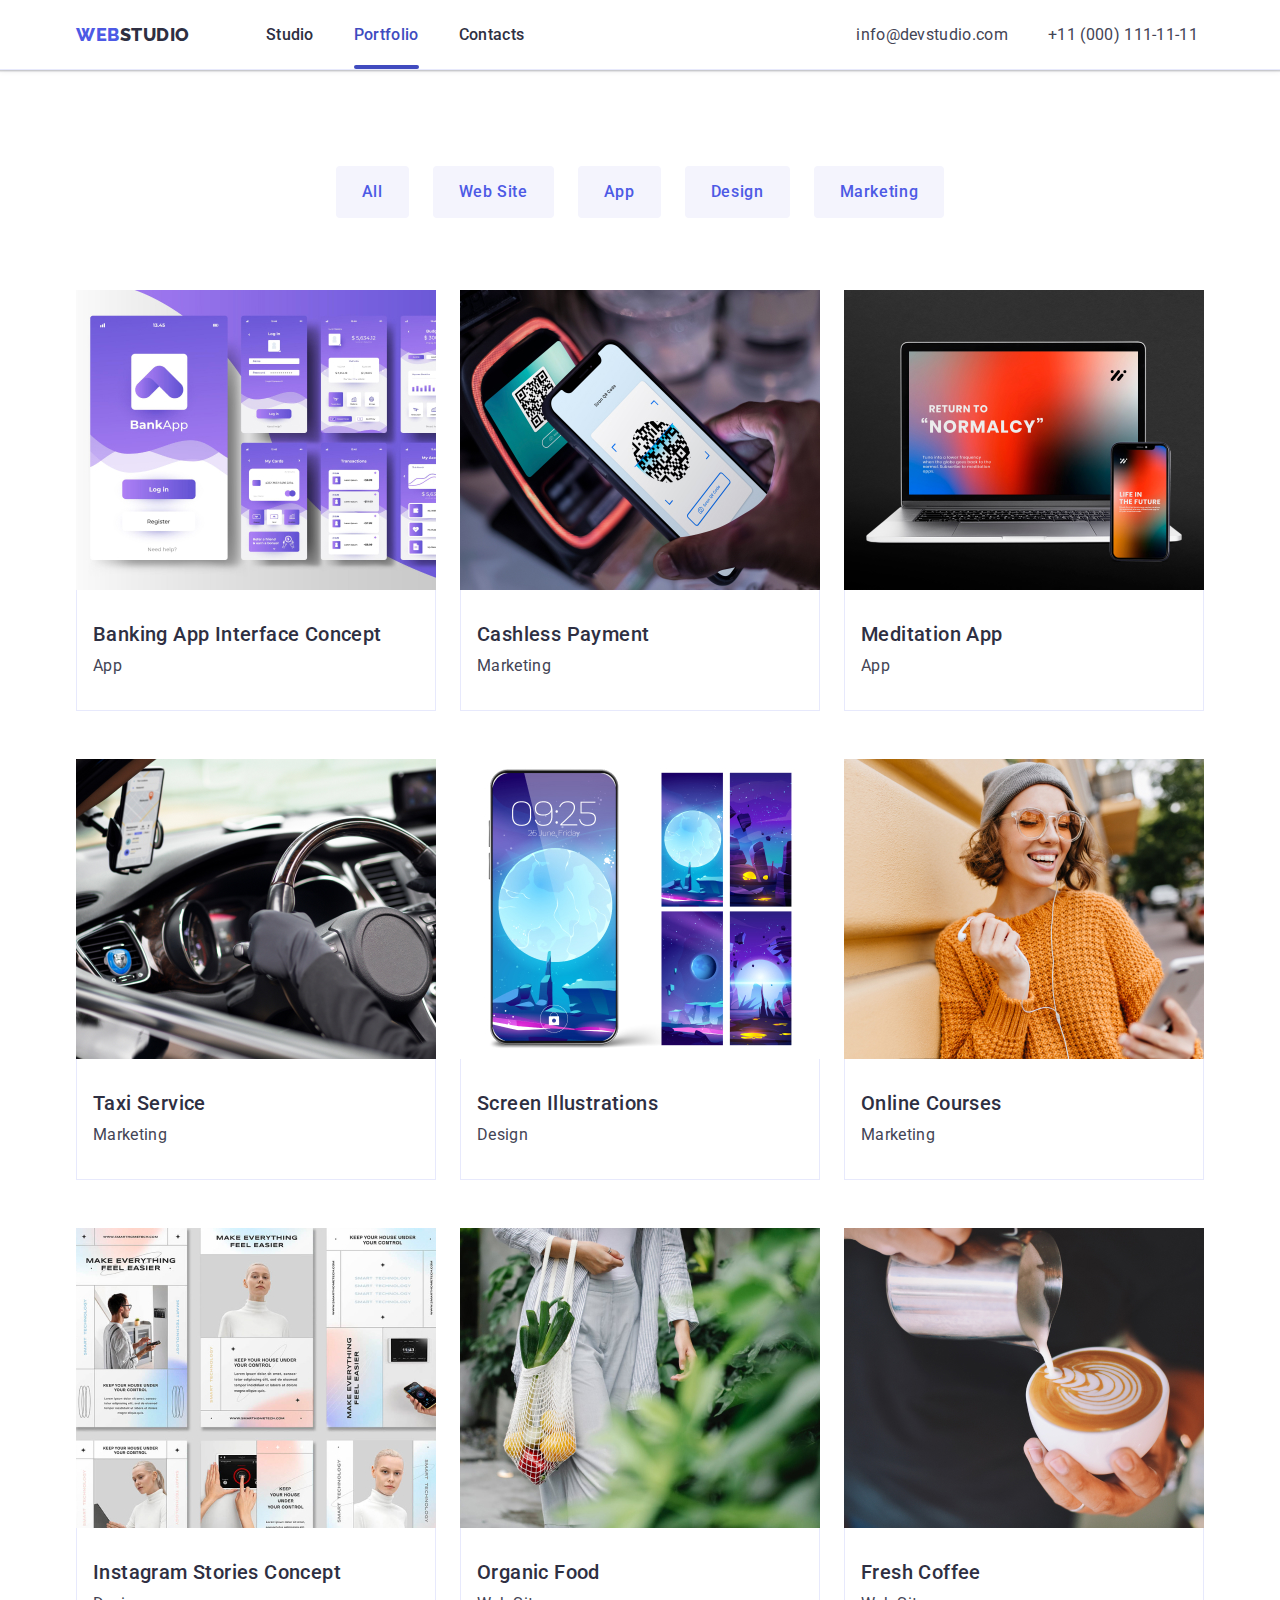
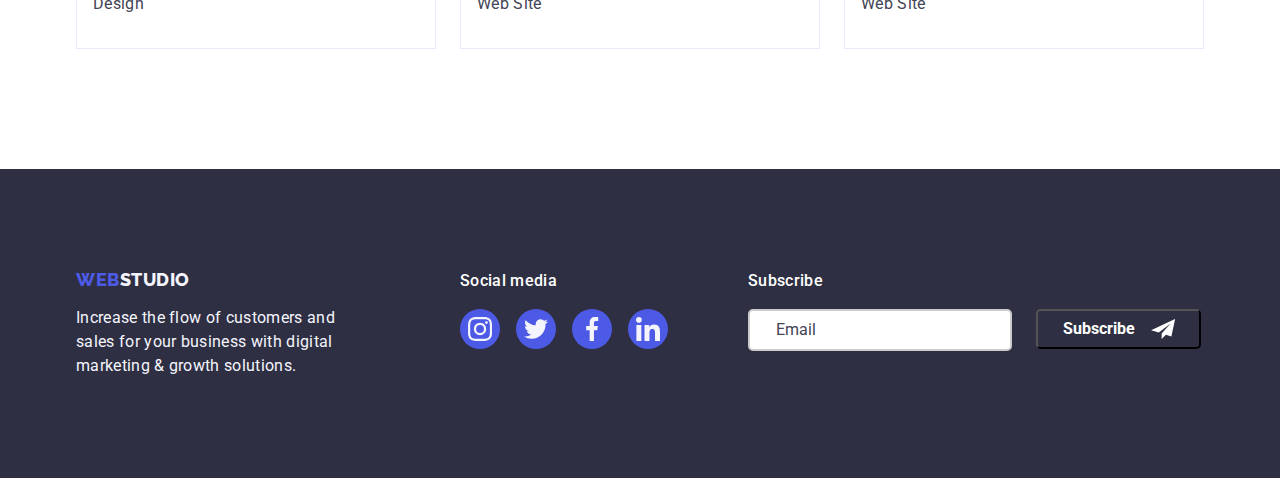
<file: portfolio.html>
<!DOCTYPE html>
<html lang="en">
  <head>
    <meta charset="UTF-8" />
    <meta http-equiv="X-UA-Compatible" content="IE=edge" />
    <meta name="viewport" content="width=device-width, initial-scale=1.0" />
    <title>Portfolio</title>
    <link rel="preconnect" href="https://fonts.googleapis.com" />
    <link rel="preconnect" href="https://fonts.gstatic.com" crossorigin />
    <link
      href="https://fonts.googleapis.com/css2?family=Raleway:wght@800&family=Roboto:wght@400;500;700;900&display=swap"
      rel="stylesheet"
    />
    <link
      rel="stylesheet"
      href="https://cdnjs.cloudflare.com/ajax/libs/modern-normalize/1.0.0/modern-normalize.min.css"
    />
    <link rel="stylesheet" href="./css/styles.css" />
  </head>
  <body>
    <header class="main-header">
      <div class="primary-header container">
        <nav class="nav-link">
          <a class="logoweb link" href="./index.html">Web<span class="logo-web">Studio</span></a>
          <ul class="list main-list">
            <li><a class="alert link" href="./index.html">Studio</a></li>
            <li
              ><a class="alert link color-nav-selected line" href="./portfolio.html"
                >Portfolio</a
              ></li
            >
            <li><a class="alert link" href="">Contacts</a></li>
          </ul>
        </nav>
        <address class="contacts">
          <ul class="list main-contacts">
            <li
              ><a class="sections-contact link" href="mailto:info@devstudio.com"
                >info@devstudio.com</a
              ></li
            >
            <li
              ><a class="sections-contact link" href="tel:+110001111111">+11 (000) 111-11-11</a></li
            >
          </ul>
        </address>
      </div>
    </header>
    <!--buttons-->
    <main>
      <section class="all-buttons">
        <div class="container">
          <h1 hidden>Portfolio</h1>
          <ul class="list list-buttons">
            <li><button class="rest-button" type="button">All</button></li>
            <li><button class="rest-button" type="button">Web Site</button></li>
            <li><button class="rest-button" type="button">App</button></li>
            <li><button class="rest-button" type="button">Design</button></li>
            <li><button class="rest-button" type="button">Marketing</button></li>
          </ul>

          <!--photo-->
          <ul class="list features">
            <li class="features-list">
              <a class="link image" href="">
                <div class="box-img">
                  <img
                    src="./images/apps/bankingapp1.jpg"
                    alt="Додаток Банка"
                    width="360"
                    height="300"
                  />

                  <p class="text-app"
                    >14 Stylish and User-Friendly App Design Concepts · Task Manager App · Calorie
                    Tracker App · Exotic Fruit Ecommerce App · Cloud Storage App</p
                  >
                </div>
                <div class="apps">
                  <h2 class="section-two">Banking App Interface Concept</h2>
                  <p class="text">App</p>
                </div>
              </a>
            </li>
            <li class="features-list">
              <a class="link image" href="">
                <div class="box-img">
                  <img
                    src="./images/apps/Cashless2.jpg"
                    alt="Платіжна система"
                    width="360"
                    height="300"
                  />
                  <p class="text-app"
                    >14 Stylish and User-Friendly App Design Concepts · Task Manager App · Calorie
                    Tracker App · Exotic Fruit Ecommerce App · Cloud Storage App</p
                  >
                </div>
                <div class="apps">
                  <h2 class="section-two">Cashless Payment</h2>
                  <p class="text">Marketing</p>
                </div>
              </a>
            </li>
            <li class="features-list">
              <a class="link image" href="">
                <div class="box-img">
                  <img src="./images/apps/App3.jpg" alt="Комп і телефон" width="360" height="300" />
                  <p class="text-app"
                    >14 Stylish and User-Friendly App Design Concepts · Task Manager App · Calorie
                    Tracker App · Exotic Fruit Ecommerce App · Cloud Storage App</p
                  >
                </div>
                <div class="apps">
                  <h2 class="section-two">Meditation App</h2>
                  <p class="text">App</p>
                </div>
              </a>
            </li>
            <li class="features-list">
              <a class="link image" href="">
                <div class="box-img">
                  <img
                    src="./images/apps/TaxiService4.jpg"
                    alt="кермо машини та навігатор"
                    width="360"
                    height="300"
                  />
                  <p class="text-app"
                    >14 Stylish and User-Friendly App Design Concepts · Task Manager App · Calorie
                    Tracker App · Exotic Fruit Ecommerce App · Cloud Storage App</p
                  >
                </div>
                <div class="apps">
                  <h2 class="section-two">Taxi Service</h2>
                  <p class="text">Marketing</p>
                </div>
              </a>
            </li>
            <li class="features-list">
              <a class="link image" href="">
                <div class="box-img">
                  <img
                    src="./images/apps/screen5.jpg"
                    alt="дизайн фону на смартфоні"
                    width="360"
                    height="300"
                  />
                  <p class="text-app"
                    >14 Stylish and User-Friendly App Design Concepts · Task Manager App · Calorie
                    Tracker App · Exotic Fruit Ecommerce App · Cloud Storage App</p
                  >
                </div>
                <div class="apps">
                  <h2 class="section-two">Screen Illustrations</h2>
                  <p class="text">Design</p>
                </div>
              </a>
            </li>
            <li class="features-list">
              <a class="link image" href="">
                <div class="box-img">
                  <img
                    src="./images/apps/online6.jpg"
                    alt="дівчина з телефоном в руках"
                    width="360"
                    height="300"
                  />
                  <p class="text-app"
                    >14 Stylish and User-Friendly App Design Concepts · Task Manager App · Calorie
                    Tracker App · Exotic Fruit Ecommerce App · Cloud Storage App</p
                  >
                </div>
                <div class="apps">
                  <h2 class="section-two">Online Courses</h2>
                  <p class="text">Marketing</p>
                </div>
              </a>
            </li>
            <li class="features-list">
              <a class="link image" href="">
                <div class="box-img">
                  <img
                    src="./images/apps/inst7.jpg"
                    alt="інтерфейс додатка"
                    width="360"
                    height="300"
                  />
                  <p class="text-app"
                    >14 Stylish and User-Friendly App Design Concepts · Task Manager App · Calorie
                    Tracker App · Exotic Fruit Ecommerce App · Cloud Storage App</p
                  >
                </div>
                <div class="apps">
                  <h2 class="section-two">Instagram Stories Concept</h2>
                  <p class="text">Design</p>
                </div>
              </a>
            </li>
            <li class="features-list">
              <a class="link image" href="">
                <div class="box-img">
                  <img
                    src="./images/apps/food8.jpg"
                    alt="жінка із кульоком фруктів"
                    width="360"
                    height="300"
                  />
                  <p class="text-app"
                    >14 Stylish and User-Friendly App Design Concepts · Task Manager App · Calorie
                    Tracker App · Exotic Fruit Ecommerce App · Cloud Storage App</p
                  >
                </div>
                <div class="apps">
                  <h2 class="section-two">Organic Food</h2>
                  <p class="text">Web Site</p>
                </div>
              </a>
            </li>
            <li class="features-list">
              <a class="link image" href="">
                <div class="box-img">
                  <img src="./images/apps/coff9.jpg" alt="капучіно" width="360" height="300" />
                  <p class="text-app"
                    >14 Stylish and User-Friendly App Design Concepts · Task Manager App · Calorie
                    Tracker App · Exotic Fruit Ecommerce App · Cloud Storage App</p
                  >
                </div>
                <div class="apps">
                  <h2 class="section-two">Fresh Coffee</h2>
                  <p class="text">Web Site</p>
                </div>
              </a>
            </li>
          </ul>
        </div>
      </section>
    </main>
    <footer class="end">
      <div class="container end-margin">
        <div class="logo-p">
          <a class="logoweb link logotype" href="./index.html"
            >Web<span class="logo_end">Studio</span></a
          >

          <p class="text-end">
            Increase the flow of customers and sales for your business with digital marketing &
            growth solutions.
          </p>
        </div>
        <div>
          <p class="social-titel">Social media</p>
          <ul class="list link-footer">
            <li class="icons-blu-footer"
              ><a class="link-icon-footer" href=""
                ><svg class="social-icons" width="24" height="24">
                  <use href="./images/icons.svg#instagram"></use></svg></a
            ></li>
            <li class="icons-blu-footer"
              ><a class="link-icon-footer" href=""
                ><svg class="social-icons" width="24" height="24">
                  <use href="./images/icons.svg#twitter"></use></svg></a
            ></li>
            <li class="icons-blu-footer"
              ><a class="link-icon-footer" href=""
                ><svg class="social-icons" width="24" height="24">
                  <use href="./images/icons.svg#facebook"></use></svg></a
            ></li>
            <li class="icons-blu-footer"
              ><a class="link-icon-footer" href=""
                ><svg class="social-icons" width="24" height="24">
                  <use href="./images/icons.svg#linkedin"></use></svg></a
            ></li> </ul
        ></div>

        <div class="wraper-form">
          <p class="text-form">Subscribe</p>

          <form class="subscribe">
            <label>
              <input
                class="input-footer"
                type="email"
                name="Email"
                id="Email"
                placeholder="Email"
              />
            </label>
            <button class="form-footer-button" type="submit"
              >Subscribe
              <svg class="telegram-icon" width="24" height="20">
                <use href="./images/icons.svg#icon-icon-send"></use>
              </svg>
            </button>
          </form>
        </div>
      </div>
    </footer>
  </body>
</html>
</file>
<file: css/styles.css>
body {
  font-family: 'Roboto', sans-serif;
  background-color: #ffffff;
  color: #434455;
  box-sizing: border-box;
}

:root {
  --font-family: 'Roboto', sans-serif;
  --body-text: #434455;
  --background-color: #ffffff;
  --link-ocean: #404bbf;
  --main-link: #2e2f42;
  --porfolio-btn: #e7e9fc;
  --icon: #8e8f99;
  --social-link: #4d5ae5;
  --socials-link: #f4f4fd;
  --footer-iconsbg: #31d0aa;
  --label-text: #8e8f99;
  --border-icon-colot: rgba(77, 90, 229, 1);
}
h1,
h2,
h3,
h4,
h5,
h6,
p {
  margin: 0;
}
img {
  display: block;
}
.list {
  list-style: none;
  padding: 0;
  margin: 0;
}
.link {
  color: inherit;
  text-decoration: none;
}
button {
  cursor: pointer;
}

/* studio */
.logoweb {
  font-family: 'Raleway', sans-serif;
  font-weight: 800;
  font-size: 18px;
  line-height: 1.17;
  letter-spacing: 0.03em;
  text-transform: uppercase;

  color: #4d5ae5;

  margin-right: 76px;
  padding: 24px 0;
  display: block;
}

.main-header {
  border-bottom: 1px solid #e7e9fc;
  background-color: var(--background-color);
  box-shadow: 0px 2px 1px rgba(46, 47, 66, 0.08), 0px 1px 1px rgba(46, 47, 66, 0.16),
    0px 1px 6px rgba(46, 47, 66, 0.08);

  max-width: 1440px;
  margin: 0 auto;
}
/* header, webstudio*/

.primary-header {
  display: flex;
  align-items: center;
}

.container {
  max-width: 1158px;
  margin: 0 auto;
  padding: 0 15px;
}

/* logo webstudio*/

.nav-link {
  display: flex;
  align-items: center;
  margin-right: 332px;
}

.logo-web {
  color: var(--main-link);
}
/* menu list*/

.main-list {
  display: flex;
  align-items: center;
  gap: 40px;
}

.alert {
  position: relative;
  transition: color 250ms cubic-bezier(0.4, 0, 0.2, 1);

  font-weight: 500;
  font-size: 16px;
  line-height: 1.5;
  letter-spacing: 0.02em;

  color: var(--main-link);

  padding: 24px 0 24px;
}

.line::after {
  position: absolute;
  content: '';

  width: 100%;
  height: 4px;

  left: 0;
  bottom: -1px;
  display: block;
  margin-top: 24px;

  background-color: var(--link-ocean);
  border-radius: 2px;
  transition: var(--social-link);
}

.color-nav-selected {
  color: var(--link-ocean);
}

/* menu contacts*/

.main-contacts {
  display: flex;
  gap: 40px;
  margin: 0;
  align-items: center;
}

.sections-contact {
  font-size: 16px;
  line-height: 1.5;
  letter-spacing: 0.02em;
  font-style: normal;
  color: #434455;

  transition: color 250ms cubic-bezier(0.4, 0, 0.2, 1);
}

.sections-contact:hover,
.sections-contact:focus {
  color: var(--link-ocean);
}

/* main page button*/

.main-page {
  padding-top: 188px;
  padding-bottom: 188px;
  display: flex;

  background-image: linear-gradient(rgba(46, 47, 66, 0.7), rgba(46, 47, 66, 0.7)),
    url(../images/hero-back/people-office.jpg);
  background-repeat: no-repeat;
  background-position: center;
  background-size: cover;

  max-width: 1440px;
  height: 600px;

  margin: 0 auto;
}

.hero-text {
  font-size: 56px;
  line-height: 1.07;
  letter-spacing: 0.02em;
  color: #ffffff;

  margin-bottom: 48px;
  margin-top: 0;

  text-align: center;
  align-items: center;
  width: 496px;
}

.button-order {
  font-family: 'Roboto', sans-serif;
  font-weight: 500;
  font-size: 16px;
  line-height: 1.5;
  letter-spacing: 0.04em;

  color: #ffffff;
  background-color: #4d5ae5;

  border-radius: 4px;
  border: none;
  cursor: pointer;

  min-width: 169px;
  height: 56px;

  padding: 16px 32px;
  display: block;
  margin: 0 auto;

  transition: background-color 250ms cubic-bezier(0.4, 0, 0.2, 1);
}

.button-order:hover,
.button-order:focus {
  background-color: var(--link-ocean);
}

.backdrop {
  position: fixed;
  top: 0;
  left: 0;

  width: 100%;
  height: 100%;

  background-color: rgba(46, 47, 66, 0.4);

  transition: opacity 250ms cubic-bezier(0.4, 0, 0.2, 1),
    visibility 250ms cubic-bezier(0.4, 0, 0.2, 1);
}

.modal {
  position: absolute;
  top: calc(50%);
  left: calc(50%);
  transform: translate(-50%, -50%) scale(1);
  padding: 24px;

  border-radius: 4px;
  width: 408px;
  min-height: 576px;
  padding: 72px 24px 24px;

  background: #fcfcfc;
  box-shadow: 0px 1px 1px rgba(0, 0, 0, 0.14), 0px 1px 3px rgba(0, 0, 0, 0.12),
    0px 2px 1px rgba(0, 0, 0, 0.2);

  transition: transform 250ms cubic-bezier(0.4, 0, 0.2, 1);
}

.backdrop.is-hidden {
  opacity: 0;
  visibility: hidden;
  pointer-events: none;
}

.btn-close {
  position: absolute;
  top: 24px;
  right: 24px;
  width: 24px;
  height: 24px;
  display: flex;
  align-items: center;
  justify-content: center;
  padding: 0;

  width: 24px;
  height: 24px;

  border: transparent;
  cursor: pointer;
  border-radius: 50%;

  background-color: #e7e9fc;
}

.backdrop .is-hidden .modal {
  transform: translate(-50%, -50%) scale(1);
}

.icon-close {
  transition: fill 250ms cubic-bezier(0.4, 0, 0.2, 1);
  fill: currentColor;
}
.btn-close:hover,
.btn-close:focus {
  background-color: var(--link-ocean);
  border: none;
}

.btn-close:focus .icon-close {
  fill: #ffffff;
  color: #ffffff;
}

.btn-close:hover .icon-close {
  fill: #ffffff;
  color: #ffffff;
}

/* FORM WINDOW */

.hero-subtitle-form {
  display: block;
  margin-bottom: 16px;
  font-weight: 500;
  font-size: 16px;
  line-height: 1.5;
  text-align: center;

  color: #2e2f42;
}

/* NAME FORM LABEL*/

.form-label {
  display: block;

  font-size: 12px;
  line-height: 1.17;
  margin-bottom: 4px;

  color: var(--label-text);
}

.form-wrapper {
  position: relative;
  margin-bottom: 8px;
}

.form-field {
  border: 1px solid rgba(46, 47, 66, 0.4);
  border-radius: 4px;

  padding-left: 44px;

  width: 100%;
  height: 40px;

  outline: transparent;
  transition: border 250ms cubic-bezier(0.4, 0, 0.2, 1);
}

.person-icon {
  position: absolute;
  top: 50%;
  left: 10px;
  transform: translateY(-50%);
  transition: fill 250ms cubic-bezier(0.4, 0, 0.2, 1);
}

.form-field:focus ~ .person-icon,
.form-field:focus {
  border-color: var(--border-icon-colot);
  fill: var(--border-icon-colot);
}
/* NAME FORM LABEL*/

/* TEL FORM LABEL*/

.modal-label-phone {
  position: relative;
  display: block;

  font-size: 12px;
  line-height: 1.17;
  margin-bottom: 4px;

  color: var(--label-text);
}

.modal-phone-input {
  border: 1px solid rgba(46, 47, 66, 0.4);
  border-radius: 4px;

  padding-left: 44px;

  width: 100%;
  height: 40px;

  outline: transparent;
  transition: border 250ms cubic-bezier(0.4, 0, 0.2, 1);
}

.phone-icon {
  position: absolute;
  top: 50%;
  left: 10px;
  transform: translateY(-50%);
  transition: fill 250ms cubic-bezier(0.4, 0, 0.2, 1);
}

.modal-phone-input:focus ~ .phone-icon,
.modal-phone-input:focus {
  border-color: var(--border-icon-colot);
  fill: var(--border-icon-colot);
}

/* TEL FORM LABEL*/

/* EMAIL FORM LABEL*/
.modal-label-email {
  position: relative;
  display: block;

  font-size: 12px;
  line-height: 1.17;
  margin-bottom: 4px;

  color: var(--label-text);
}

.email-input {
  border: 1px solid rgba(46, 47, 66, 0.4);
  border-radius: 4px;

  padding-left: 44px;

  width: 100%;
  height: 40px;

  outline: transparent;
  transition: border 250ms cubic-bezier(0.4, 0, 0.2, 1);
}

.email-icon {
  position: absolute;
  top: 50%;
  left: 10px;
  transform: translateY(-50%);
  transition: fill 250ms cubic-bezier(0.4, 0, 0.2, 1);
}

.email-input:focus ~ .email-icon,
.email-input:focus {
  border-color: var(--border-icon-colot);
  fill: var(--border-icon-colot);
}

/* email FORM LABEL*/

/* TEXTARIA*/
.modal-textaria {
  width: 360px;
  min-height: 120px;

  border: 1px solid rgba(46, 47, 66, 0.4);
  border-radius: 4px;

  font-size: 12px;
  line-height: 1.17;

  letter-spacing: 0.04em;

  outline: transparent;
  padding-left: 10px;
  resize: none;

  transition: box-shadow 1000ms cubic-bezier(0.4, 0, 0.2, 1);
}

.modal-textaria:focus {
  border-color: var(--border-icon-colot);
  -webkit-box-shadow: 0px 0px 15px 4px rgba(45, 255, 196, 1);
  -moz-box-shadow: 0px 0px 15px 4px rgba(45, 255, 196, 1);
  box-shadow: 0px 0px 15px 4px rgba(45, 255, 196, 1);
}

/* TEXTARIA*/

/* CHECKBOX*/
.form-agreement {
  display: flex;

  align-items: center;
  margin-top: 16px;
  gap: 8px;
}

.link-check {
  font-size: 12px;
  line-height: 14px;

  letter-spacing: 0.04em;
}

.privacy-policy {
  color: rgba(77, 90, 229, 1);
}

.check-modal-box {
  appearance: none;
  display: block;
  width: 16px;
  height: 16px;
  border: 1px solid var(--label-text);
  border-radius: 2px;
  outline: transparent;
  transition: 300ms;
}

.check-modal-box:checked {
  background: rgba(64, 75, 191, 1);
  border-color: rgba(64, 75, 191, 1);
  background-image: url("data:image/svg+xml,%3Csvg width='10' height='8' viewBox='0 0 10 8' fill='none' xmlns='http://www.w3.org/2000/svg'%3E%3Cpath d='M8.44558 0.255056C8.61838 0.089653 8.84834 -0.00178848 9.08693 2.65108e-05C9.32551 0.0018415 9.55407 0.0967713 9.72436 0.264784C9.89466 0.432797 9.99337 0.660752 9.99968 0.900549C10.006 1.14034 9.91939 1.37323 9.75816 1.55005L4.86357 7.70436C4.7794 7.79551 4.67782 7.86865 4.5649 7.91942C4.45198 7.97018 4.33003 7.99754 4.20636 7.99984C4.08268 8.00214 3.95981 7.97935 3.8451 7.93282C3.73038 7.88629 3.62618 7.81698 3.53872 7.72903L0.292827 4.46564C0.202435 4.38096 0.129933 4.27884 0.0796475 4.16537C0.0293621 4.05191 0.00232279 3.92942 0.000143182 3.80522C-0.00203643 3.68102 0.0206883 3.55765 0.0669613 3.44248C0.113234 3.3273 0.182108 3.22267 0.269473 3.13483C0.356838 3.047 0.460905 2.97775 0.575465 2.93123C0.690026 2.88471 0.812734 2.86186 0.936267 2.86405C1.0598 2.86624 1.18163 2.89343 1.29449 2.94398C1.40734 2.99454 1.50892 3.06743 1.59315 3.15831L4.16189 5.73967L8.42227 0.28219C8.42994 0.272694 8.43813 0.263635 8.4468 0.255056H8.44558Z' fill='%23F4F4FD'/%3E%3C/svg%3E%0A");
  background-repeat: no-repeat;
  background-position: center;
  box-shadow: rgba(151, 65, 252, 0.2) 0 15px 30px -5px;
}

/* CHECKBOX*/

.sumbit-button {
  position: relative;

  display: flex;
  justify-content: center;
  align-items: center;
  margin-left: auto;
  margin-right: auto;
  margin-top: 24px;
  border-radius: 5px;
  background: #183153;
  font-family: 'Montserrat', sans-serif;
  box-shadow: 0px 6px 24px 0px rgba(0, 0, 0, 0.2);
  overflow: hidden;
  border: none;
}
.sumbit-button:after {
  content: ' ';
  width: 0%;
  height: 100%;
  background: #ffd401;
  position: absolute;
  transition: all 0.4s ease-in-out;
  right: 0;
}

.sumbit-button:hover::after {
  right: auto;
  left: 0;
  width: 100%;
}
.sumbit-button .send-span {
  text-align: center;
  text-decoration: none;
  width: 100%;
  padding: 18px 25px;
  color: #fff;
  font-size: 1.125em;
  font-weight: 700;
  letter-spacing: 0.3em;
  z-index: 20;
  transition: all 0.3s ease-in-out;
}
.sumbit-button:hover .send-span {
  color: #183153;
  animation: scaleUp 0.3s ease-in-out;
}

@keyframes scaleUp {
  0% {
    transform: scale(1);
  }

  50% {
    transform: scale(0.95);
  }

  100% {
    transform: scale(1);
  }
}

/* seconadry section*/

.seconadry-section {
  padding-top: 120px;
  padding-bottom: 120px;
  margin-left: auto;
  margin-right: auto;
}

.section-two {
  font-size: 20px;
  font-weight: 500;
  line-height: 1.2;
  letter-spacing: 0.02em;

  color: var(--main-link);

  margin-bottom: 8px;
  margin-top: 0;
}

.desc {
  flex-basis: calc((100% - 72px) / 4);
}

.banners {
  display: flex;
  justify-content: center;
  align-items: center;

  background: #f4f4fd;
  border-radius: 4px;

  width: 264px;
  height: 112px;
  margin-bottom: 8px;
}

.text {
  line-height: 1.5;
  letter-spacing: 0.02em;
  flex-basis: calc((100% - 72px) / 4);
  margin: 0;

  color: #434455;
}

.primary-desc {
  display: flex;
  gap: 24px;
  padding-left: 0;
}
/* 3 section*/
.doing {
  font-size: 36px;
  text-align: center;
  line-height: 1.11;
  letter-spacing: 0.02em;
  text-transform: capitalize;

  color: #2e2f42;

  margin-bottom: 72px;
  margin-top: 0;
}
.picture {
  padding-bottom: 120px;
}
.imge {
  flex-basis: calc((100% - 3 * 16px) / 3);
  height: auto;
}
.pic {
  display: flex;
  gap: 24px;
  flex-basis: calc((100% - 3 * 16px) / 3);
  padding-left: 0;
  margin-top: 0;
}
img {
  display: block;
}
/* 4 section*/
.our-team {
  font-size: 36px;
  text-align: center;
  text-transform: capitalize;
  letter-spacing: 0.02em;
  line-height: 1.11;

  color: #2e2f42;

  margin-bottom: 72px;
  margin-top: 0;
}
.back-team {
  background-color: #f4f4fd;

  padding-bottom: 120px;
  padding-top: 120px;
  margin-left: auto;
  margin-right: auto;
}

.staff {
  display: flex;
  gap: 24px;
  margin-top: 0;
  padding-left: 0;
  margin-bottom: 0;
}

.names {
  font-size: 20px;
  line-height: 1.2;
  letter-spacing: 0.02em;
  font-weight: 500;

  color: #2e2f42;
}
.row {
  padding: 32px 16px;
  border-radius: 0px 0px 4px 4px;
}

.ellipse {
  padding: 32px 0;
}

.icons-blu {
  width: 40px;
  height: 40px;
}

.link-icon {
  width: 100%;
  height: 100%;
  border-radius: 50%;

  display: flex;
  justify-content: center;
  align-items: center;

  transition: background-color 250ms cubic-bezier(0.4, 0, 0.2, 1);

  background-color: var(--social-link);
}
.social-link {
  display: flex;
  justify-content: center;
  align-items: center;
  gap: 24px;
}
.social-icon {
  display: flex;
  justify-content: center;
  align-items: center;
  gap: 24px;
}

.social-icons {
  fill: var(--socials-link);
}

.link-icon:hover,
.link-icon:focus {
  background-color: var(--link-ocean);
}
.optinal-row {
  text-align: center;
  margin-bottom: 8px;
  margin-top: 0;
}
.last-row {
  text-align: center;
  margin-bottom: 8px;
}
.back {
  background-color: #ffffff;
  border-radius: 0px 0px 4px 4px;
  box-shadow: 0px 1px 6px rgba(46, 47, 66, 0.08), 0px 1px 1px rgba(46, 47, 66, 0.16),
    0px 2px 1px rgba(46, 47, 66, 0.08);
}

/* 5 section*/

.aside {
  padding-bottom: 120px;
  padding-top: 120px;
}

.heading {
  font-style: normal;
  font-weight: 700;
  font-size: 36px;
  line-height: 1.1;
  text-align: center;

  color: #2e2f42;

  margin-bottom: 72px;
  margin-top: 0;
}

.list-items {
  display: flex;
  gap: 24px;
}

.menu-items {
  width: calc((100% - 120px) / 6);
  height: 88px;

  color: rgba(142, 143, 153, 1);
}

.link-items {
  width: 100%;
  height: 100%;
  border: 1px solid #8e8f99;
  border-radius: 4px;

  display: flex;
  align-items: center;
  justify-content: center;

  transition: border-color 250ms cubic-bezier(0.4, 0, 0.2, 1),
    color 250ms cubic-bezier(0.4, 0, 0.2, 1);

  color: var(--icon);
}
.logo-brand {
  fill: currentColor;
}
.link-items:hover,
.link-items:focus {
  color: var(--link-ocean);
  border-color: var(--link-ocean);
  fill: var(--link-ocean);
}

/* footer*/

.end {
  background-color: #2e2f42;
  padding: 100px 0;
  margin: 0;
}

.end-margin {
  display: flex;
  align-items: baseline;
}
.logotype {
  display: inline-block;
  margin: 0 0 16px;
  padding: 0;
}

.text-end {
  margin: 0;
  margin-right: 0;
  margin-left: 0;

  line-height: 1.5;

  font-weight: 400;
  font-size: 16px;
  letter-spacing: 0.02em;

  max-width: 264px;

  color: #f4f4fd;
}
.logo-p {
  margin-right: 120px;
}

.logo_end {
  color: #f4f4fd;
}

.social-titel {
  font-weight: 500;
  font-size: 16px;
  line-height: 1.5;

  letter-spacing: 0.02em;

  color: #ffffff;

  margin-bottom: 16px;
}

.link-footer {
  display: flex;
  gap: 16px;
}
.link-icon-footer {
  width: 100%;
  height: 100%;
  border-radius: 50%;

  display: flex;
  justify-content: center;
  align-items: center;

  transition: background-color 250ms cubic-bezier(0.4, 0, 0.2, 1);
  background-color: var(--social-link);
}

.icons-blu-footer {
  width: 40px;
  height: 40px;
}

.icons-blu-footer:hover .link-icon-footer,
.icons-blu-footer:focus .link-icon-footer {
  background-color: var(--footer-iconsbg);
}

/* form-footer*/
.text-form {
  font-weight: 500;
  font-size: 16px;
  line-height: 1.5;
  letter-spacing: 0.02em;

  margin-left: 80px;
  margin-bottom: 16px;

  color: var(--background-color);
}

.subscribe {
  display: flex;
  gap: 24px;
  margin-left: 80px;
}
#Email::placeholder {
  color: var(--background-color);

  padding: 8px 16px;
}

.telegram-icon {
  fill: var(--background-color);
}
.telegram-icon:hover {
  animation: shake 1s;
}
@keyframes shake {
  0% {
    transform: rotate(0deg);
  }

  10% {
    transform: rotate(-10deg);
  }

  20% {
    transform: rotate(10deg);
  }

  30% {
    transform: rotate(-10deg);
  }

  40% {
    transform: rotate(10deg);
  }

  50% {
    transform: rotate(0deg);
  }

  100% {
    transform: rotate(0deg);
  }
}

.input-footer {
  width: 264px;
  min-height: 40px;
  padding: 10px;
  border: 2px solid #ccc;
  border-radius: 5px;
  font-size: 16px;
  color: #555;
  outline: none;
  margin: 0;
  transition: 3s cubic-bezier(0.4, 0, 0.2, 1);
}

.input-footer:focus {
  color: rgb(0, 255, 255);
  background-color: #212121;
  outline-color: rgb(0, 255, 255);
  box-shadow: -3px -3px 15px rgb(0, 255, 255);
  transition: 0.1s;
  transition-property: box-shadow;
  transition: 1s cubic-bezier(0.4, 0, 0.2, 1);
}

#Email::placeholder {
  color: var(--body-text);

  padding: 8px 16px;
}

.form-footer-button {
  width: 165px;
  position: relative;
  height: 40px;
  border-radius: 3px ridge #149cea;
  outline: none;
  background-color: transparent;
  color: white;
  transition: 1s;
  border-radius: 0.3em;
  font-size: 16px;
  font-weight: bold;
  display: flex;
  justify-content: center;
  align-items: center;
  gap: 16px;
  padding: 8px 24px 8px;
}

.form-footer-button ::before {
  content: '';
  transform-origin: center;
  position: absolute;
  top: 80%;
  left: 3%;
  width: 95%;
  height: 40%;
  background-color: #212121;
  transition: 0.5s;
}
.form-footer-button:hover::before,
.form-footer-button:hover::after {
  transform: scale(0);
}

.form-footer-button:hover {
  box-shadow: inset 0px 0px 25px #1479ea;
}

/* Portfolio */
.rest-button {
  font-family: 'Roboto', sans-serif;
  font-size: 16px;
  font-weight: 500;
  line-height: 1.5;
  letter-spacing: 0.04em;
  color: #4d5ae5;
  cursor: pointer;

  background-color: #f4f4fd;
  padding: 12px 24px;
  border-radius: 4px;
  border-color: transparent;

  transition: color 250ms cubic-bezier(0.4, 0, 0.2, 1),
    background-color 250ms cubic-bezier(0.4, 0, 0.2, 1),
    border-color 250ms cubic-bezier(0.4, 0, 0.2, 1), box-shadow 250ms cubic-bezier(0.4, 0, 0.2, 1);
}

.container-prtheader {
  align-items: center;
  display: flex;
  padding-bottom: 96px;
  margin: 0 auto;
  padding: 0 15px 0 15px;
}
.rest-button:hover,
.rest-button:focus {
  color: #ffffff;
  background-color: #404bbf;

  border-color: transparent;

  box-shadow: 0px 3px 1px rgba(0, 0, 0, 0.1), 0px 2px 1px rgba(0, 0, 0, 0.08),
    0px 2px 2px rgba(0, 0, 0, 0.12);
}

.all-buttons {
  padding-top: 96px;
  padding-bottom: 120px;
}

.list-buttons {
  display: flex;
  gap: 24px;
  margin-bottom: 72px;
  justify-content: center;
  margin-top: 0;
  padding-left: 0;
}

/* Photo */

.features {
  display: flex;
  flex-wrap: wrap;
  column-gap: 24px;
  row-gap: 48px;
  padding-left: 0;
  margin-top: 0;
  margin-bottom: 0;
}
.features-list {
  width: calc((100% - 48px) / 3);
}

.apps {
  padding: 32px 16px;
  border: 1px solid #e7e9fc;
  border-top: none;
}
.image {
  display: block;
  transition: box-shadow 250ms cubic-bezier(0.4, 0, 0.2, 1);
}

.image:hover,
.image:focus {
  box-shadow: 0px 1px 6px rgba(46, 47, 66, 0.08), 0px 1px 1px rgba(46, 47, 66, 0.16),
    0px 2px 1px rgba(46, 47, 66, 0.08);
}

.box-img {
  position: relative;
  overflow: hidden;
}

.text-app {
  position: absolute;
  top: 0;

  color: var(--socials-link);
  background-color: var(--social-link);

  width: 100%;
  height: 100%;

  font-size: 16px;
  line-height: 1.5;
  letter-spacing: 0.02em;
  padding: 40px 32px;

  transform: translateY(100%);
  transition: transform 250ms cubic-bezier(0.4, 0, 0.2, 1);
}

.image:hover .text-app {
  transform: translateY(0%);
}
.image:focus .text-app {
  transform: translateY(0%);
}
</file>
